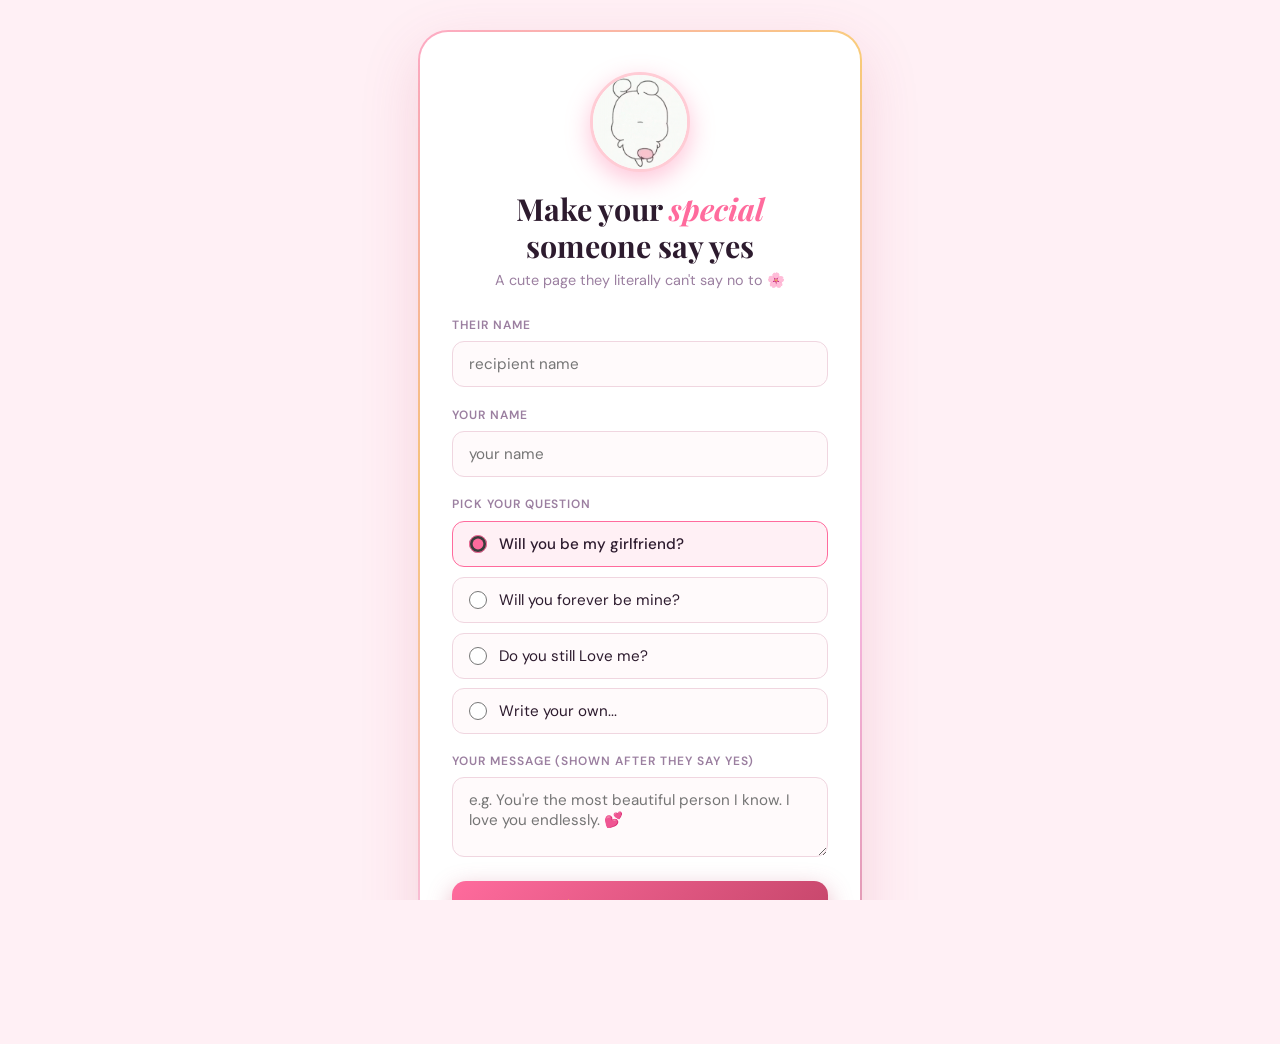
<file: index.html>
<!DOCTYPE html>
<html lang="en">
<head>
  <meta charset="UTF-8">
  <meta name="viewport" content="width=device-width, initial-scale=1.0, maximum-scale=1.0, user-scalable=no">
  <title>Make Your Special Someone Say Yes 💕</title>

  <link href="https://fonts.googleapis.com/css2?family=DM+Sans:wght@400;500;600;700&family=Playfair+Display:ital,wght@0,600;0,700;1,600&display=swap" rel="stylesheet">
  
  <!-- Fixed Razorpay Script -->
  <script src="https://checkout.razorpay.com/v1/checkout.js"></script>

  <style>
    * { margin:0; padding:0; box-sizing:border-box; -webkit-tap-highlight-color:transparent; }
    :root{
      --pink:#ff6b9d;
      --deep:#c44569;
      --light:#fff0f5;
      --white:#ffffff;
      --text:#2d1b2e;
      --muted:#9b7fa0;
    }
    html,body{height:100%;overflow-x:hidden;}
    body{font-family:'DM Sans',sans-serif;background:var(--light);min-height:100vh;}

    .hearts-bg{position:fixed;inset:0;pointer-events:none;z-index:0;overflow:hidden;}
    .hb{position:absolute;animation:floatUp linear infinite;opacity:0;}
    @keyframes floatUp{
      0%{transform:translateY(110vh) rotate(0deg);opacity:0;}
      10%{opacity:.6;}
      90%{opacity:.3;}
      100%{transform:translateY(-10vh) rotate(360deg);opacity:0;}
    }

    #formPage{
      position:relative;z-index:1;min-height:100vh;display:flex;
      align-items:center;justify-content:center;padding:2rem 1rem;
    }
    .form-card{
      background:var(--white);border-radius:28px;
      box-shadow:0 20px 60px rgba(196,69,105,.18);
      padding:2.5rem 2rem;width:100%;max-width:440px;position:relative;
    }
    .form-card::before{
      content:'';
      position:absolute;inset:-2px;border-radius:30px;
      background:linear-gradient(135deg,#ff6b9d,#f8b500,#ff9ff3,#c44569);
      z-index:-1;opacity:.5;
    }
    
    /* Mascot Small Circle Styling */
    .mascot{
      display:flex;
      justify-content:center;
      align-items:center;
      margin:0 auto 1.2rem auto;
      width:100px;
      height:100px;
      border-radius:50%;
      overflow:hidden;
      border:3px solid #ffccd5;
      background:#fff;
      box-shadow:0 8px 24px rgba(255,107,157,.4);
    }
    .mascot img{
      width:100%;
      height:100%;
      object-fit:cover;
      display:block;
    }

    .form-title{
      font-family:'Playfair Display',serif;font-size:1.9rem;line-height:1.2;
      color:var(--text);text-align:center;margin-bottom:.4rem;
    }
    .form-title em{color:var(--pink);font-style:italic;}
    .form-subtitle{text-align:center;color:var(--muted);font-size:.9rem;margin-bottom:1.8rem;}
    .field{margin-bottom:1.2rem;}
    .field label{
      display:block;font-size:.75rem;font-weight:600;letter-spacing:.08em;
      text-transform:uppercase;color:var(--muted);margin-bottom:.5rem;
    }
    .field input,.field textarea,#customQ{
      width:100%;padding:.75rem 1rem;border:1.5px solid #f0d6e0;border-radius:12px;
      font-family:'DM Sans',sans-serif;font-size:.95rem;color:var(--text);
      background:#fffafb;outline:none;transition:border .2s;
    }
    .field input:focus,.field textarea:focus,#customQ:focus{border-color:var(--pink);}
    .field textarea{resize:vertical;min-height:80px;}
    .question-label{
      font-size:.75rem;font-weight:600;letter-spacing:.08em;text-transform:uppercase;
      color:var(--muted);margin-bottom:.6rem;display:block;
    }
    .q-options{display:flex;flex-direction:column;gap:.6rem;margin-bottom:1.2rem;}
    .q-opt{
      display:flex;align-items:center;gap:.75rem;padding:.75rem 1rem;
      border:1.5px solid #f0d6e0;border-radius:12px;cursor:pointer;
      transition:all .2s;background:#fffafb;
    }
    .q-opt:hover{border-color:var(--pink);background:#fff5f8;}
    .q-opt.selected{border-color:var(--pink);background:#fff0f5;font-weight:500;}
    .q-opt input[type=radio]{accent-color:var(--pink);width:18px;height:18px;flex-shrink:0;}
    .q-opt span{font-size:.95rem;color:var(--text);}
    #customQ{margin-top:.5rem;display:none;}
    .preview-btn{
      width:100%;padding:1rem;border:none;border-radius:14px;
      background:linear-gradient(135deg,var(--pink),var(--deep));color:#fff;
      font-family:'DM Sans',sans-serif;font-size:1.05rem;font-weight:600;
      cursor:pointer;transition:transform .2s,box-shadow .2s;
      box-shadow:0 8px 24px rgba(196,69,105,.4);
    }
    .preview-btn:hover{transform:translateY(-2px);box-shadow:0 12px 32px rgba(196,69,105,.5);}
    .preview-btn:active{transform:scale(.98);}

    #expPage{
      display:none;position:fixed;inset:0;z-index:100;
      background:linear-gradient(45deg,#ff6b9d,#c44569,#f8b500,#ff9ff3);
      background-size:400% 400%;animation:gradientShift 15s ease infinite;
      flex-direction:column;overflow:hidden;
    }
    @keyframes gradientShift{
      0%{background-position:0% 50%;}
      50%{background-position:100% 50%;}
      100%{background-position:0% 50%;}
    }
    .prev-hearts-bg{position:absolute;inset:0;overflow:hidden;pointer-events:none;z-index:1;}

    .watermark{
      position:absolute;top:0;left:0;right:0;bottom:0;display:flex;
      align-items:center;justify-content:center;z-index:50;pointer-events:none;opacity:.10;
    }
    .watermark span{
      font-family:'Playfair Display',serif;font-size:clamp(1rem,4vw,2rem);
      color:#fff;transform:rotate(-30deg);white-space:nowrap;
    }

    .top-controls{
      position:absolute;top:16px;left:16px;right:16px;display:flex;
      justify-content:space-between;align-items:center;z-index:60;
    }
    .back-btn-prev,.mute-btn{
      background:rgba(255,255,255,.9);border:none;border-radius:50px;cursor:pointer;
    }
    .back-btn-prev{padding:.45em 1em;font-size:.85rem;font-weight:600;color:var(--deep);}
    .mute-btn{padding:.45em .8em;font-size:.9rem;}

    #expContent{
      position:absolute;inset:0;z-index:10;display:flex;flex-direction:column;
      align-items:center;justify-content:center;padding:5rem 1.5rem 7rem;
      text-align:center;overflow-y:auto;
    }

    .exp-title{
      font-family:'Playfair Display',serif;font-size:clamp(1.7rem,6vw,3rem);
      color:#fff;text-shadow:0 0 30px rgba(255,105,180,.6);
      margin-bottom:1rem;animation:pulse 2s infinite;white-space:pre-line;
    }
    @keyframes pulse{
      0%,100%{transform:scale(1);}
      50%{transform:scale(1.03);}
    }
    .exp-msg{
      font-size:clamp(.9rem,3vw,1.1rem);color:rgba(255,255,255,.9);
      max-width:480px;margin:0 auto 2.5rem;line-height:1.6;
    }
    .btn-row{display:flex;gap:1.5rem;justify-content:center;flex-wrap:wrap;position:relative;}
    .yes-btn{
      padding:.9em 2.5em;font-size:1.15rem;font-weight:600;border:none;border-radius:50px;
      cursor:pointer;background:linear-gradient(45deg,#ff69b4,#ff1493);color:#fff;
      box-shadow:0 10px 30px rgba(255,20,147,.5);transition:all .3s;position:relative;z-index:2;
    }
    .yes-btn:hover,.yes-btn:active{transform:scale(1.08);}
    .no-btn{
      padding:.9em 2.5em;font-size:1.15rem;font-weight:600;border:none;border-radius:50px;
      cursor:pointer;background:rgba(255,255,255,.25);color:#fff;
      border:2px solid rgba(255,255,255,.6);backdrop-filter:blur(4px);
      position:fixed;z-index:200;transition:left .12s,top .12s;
    }

    #sarcasmToast{
      position:fixed;bottom:130px;left:50%;transform:translateX(-50%) translateY(8px);
      background:rgba(255,255,255,.18);backdrop-filter:blur(16px) saturate(1.8);
      -webkit-backdrop-filter:blur(16px) saturate(1.8);color:#fff;padding:.7rem 1.4rem;
      border-radius:50px;font-family:'Playfair Display',serif;font-style:italic;
      font-size:.95rem;font-weight:700;letter-spacing:.01em;
      border:1.5px solid rgba(255,255,255,.35);
      box-shadow:0 8px 32px rgba(196,69,105,.25), inset 0 1px 0 rgba(255,255,255,.3);
      z-index:300;opacity:0;pointer-events:none;transition:opacity .3s ease, transform .3s ease;
      white-space:nowrap;max-width:88vw;text-align:center;text-shadow:0 1px 8px rgba(196,69,105,.4);
    }
    #sarcasmToast.show{opacity:1;transform:translateX(-50%) translateY(0);}

    #celebScreen{display:none;flex-direction:column;align-items:center;width:100%;gap:.9rem;}
    .celeb-title{
      font-family:'Playfair Display',serif;font-size:clamp(1.7rem,5vw,2.8rem);
      color:#fff;text-shadow:0 0 40px rgba(255,255,255,.5);animation:bounce 1s infinite;
    }
    @keyframes bounce{
      0%,20%,50%,80%,100%{transform:translateY(0);}
      40%{transform:translateY(-12px);}
      60%{transform:translateY(-6px);}
    }
    .celeb-msg{
      font-size:clamp(.88rem,2.5vw,1.05rem);color:rgba(255,255,255,.95);
      max-width:480px;line-height:1.6;padding:0 .5rem;
    }

    .gif-box{
      width:min(280px,75vw);height:min(280px,75vw);border-radius:20px;overflow:hidden;
      flex-shrink:0;animation:glow 2s infinite alternate;
    }
    @keyframes glow{
      from{box-shadow:0 20px 50px rgba(255,105,180,.5);}
      to{box-shadow:0 20px 70px rgba(255,20,147,.8);}
    }
    .gif-box img{width:100%;height:100%;object-fit:cover;display:block;}

    .confetti-layer{position:fixed;inset:0;pointer-events:none;z-index:20;}
    .cele-heart{position:absolute;animation:confettiUp linear infinite;}
    @keyframes confettiUp{
      0%{transform:translateY(100vh) rotate(0deg);opacity:1;}
      100%{transform:translateY(-50px) rotate(720deg);opacity:0;}
    }

    #bottomStrip{
      position:absolute;bottom:0;left:0;right:0;z-index:70;
      padding:.9rem 1.2rem max(1rem,env(safe-area-inset-bottom));
      display:flex;flex-direction:column;gap:.7rem;align-items:center;
    }
    .gen-link-btn{
      padding:.65em 1.8em;border:none;border-radius:50px;background:rgba(255,255,255,.92);
      color:var(--deep);font-family:'DM Sans',sans-serif;font-size:.95rem;font-weight:700;
      cursor:pointer;box-shadow:0 4px 16px rgba(0,0,0,.18);transition:all .2s;
      display:inline-flex;align-items:center;gap:.4em;
    }
    .gen-link-btn:hover{background:#fff;transform:translateY(-1px);}

    #linkBox{
      display:none;background:rgba(255,255,255,.97);border-radius:16px;padding:.85rem 1rem;
      text-align:center;width:100%;max-width:360px;
    }
    .link-title{font-weight:700;color:var(--text);font-size:.88rem;margin-bottom:.35rem;}
    .link-url{
      background:#fff5f8;border:1.5px solid #ffd6e7;border-radius:10px;padding:.45rem .75rem;
      font-size:.75rem;color:var(--deep);word-break:break-all;margin:.3rem 0 .6rem;
    }
    .link-btns{display:flex;gap:.5rem;justify-content:center;}
    .copy-link-btn,.wa-btn{
      padding:.5rem 1.1rem;border:none;border-radius:10px;font-weight:600;cursor:pointer;
      font-size:.85rem;flex:1;
    }
    .copy-link-btn{background:var(--pink);color:#fff;}
    .wa-btn{
      background:#25D366;color:#fff;display:flex;align-items:center;justify-content:center;gap:.3em;
    }

    #panelOverlay{
      display:none;position:fixed;inset:0;background:rgba(0,0,0,.5);z-index:190;
    }
    #payPanel{
      display:none;background:#fff;border-radius:20px;padding:1.25rem 1.25rem 1.1rem;
      position:fixed;bottom:max(1.2rem,env(safe-area-inset-bottom));left:50%;
      transform:translateX(-50%);width:calc(100% - 2.4rem);max-width:360px;z-index:200;
      box-shadow:0 8px 40px rgba(196,69,105,.3);animation:slideUp .25s ease;
    }
    @keyframes slideUp{
      from{transform:translateX(-50%) translateY(20px);opacity:0;}
      to{transform:translateX(-50%) translateY(0);opacity:1;}
    }
    .panel-title{
      font-weight:700;color:var(--text);font-size:.95rem;margin-bottom:.85rem;text-align:center;padding-right:1.5rem;
    }
    .panel-close{
      position:absolute;top:.85rem;right:.9rem;background:none;border:none;
      font-size:1.1rem;cursor:pointer;color:var(--muted);line-height:1;
    }
    .pay-row{display:flex;gap:.5rem;align-items:center;margin-bottom:.35rem;}
    .coupon-input{
      flex:1;padding:.6rem .85rem;border:1.5px solid #f0d6e0;border-radius:10px;
      font-family:'DM Sans',sans-serif;font-size:.88rem;color:var(--text);
      background:#fffafb;outline:none;text-transform:uppercase;
    }
    .coupon-input:focus{border-color:var(--pink);}
    .apply-btn{
      padding:.6rem .9rem;background:var(--deep);color:#fff;border:none;border-radius:10px;
      font-weight:600;font-size:.82rem;cursor:pointer;white-space:nowrap;
    }
    .coupon-msg{font-size:.78rem;min-height:1em;margin-bottom:.35rem;}
    .coupon-msg.ok{color:#1a8a4a;}
    .coupon-msg.err{color:#c0392b;}
    .pay-btn{
      width:100%;padding:.85rem;border:none;border-radius:12px;
      background:linear-gradient(135deg,var(--pink),var(--deep));color:#fff;
      font-family:'DM Sans',sans-serif;font-size:.95rem;font-weight:700;cursor:pointer;
      box-shadow:0 5px 16px rgba(196,69,105,.45);
    }

    .burst-heart{
      position:fixed;font-size:28px;z-index:400;animation:burstOut 1.5s ease-out forwards;pointer-events:none;
    }
    @keyframes burstOut{
      0%{transform:translate(0,0) scale(0);opacity:1;}
      100%{transform:translate(var(--tx),var(--ty)) scale(1);opacity:0;}
    }

    @media(max-width:480px){
      .form-card{padding:2rem 1.2rem;}
      .exp-title{font-size:1.55rem;}
      .yes-btn,.no-btn{font-size:1rem;padding:.8em 1.6em;}
      .gif-box{width:min(240px,78vw);height:min(240px,78vw);}
    }
  </style>
</head>
<body>

  <div class="hearts-bg" id="heartsBg"></div>

  <div id="formPage" style="display: flex;">
    <div class="form-card">
      <div class="mascot">
        <img src="img.png" alt="panda heart">
      </div>

      <h1 class="form-title">Make your <em>special</em> someone say yes</h1>
      <p class="form-subtitle">A cute page they literally can't say no to 🌸</p>

      <div class="field">
        <label for="theirName">Their Name</label>
        <input type="text" id="theirName" placeholder="recipient name" maxlength="40">
      </div>

      <div class="field">
        <label for="yourName">Your Name</label>
        <input type="text" id="yourName" placeholder="your name" maxlength="40">
      </div>

      <span class="question-label">Pick Your Question</span>
      <div class="q-options">
        <label class="q-opt selected">
          <input type="radio" name="question" value="Will you be my girlfriend?" checked="">
          <span>Will you be my girlfriend?</span>
        </label>
        <label class="q-opt">
          <input type="radio" name="question" value="Will you forever be mine?">
          <span>Will you forever be mine?</span>
        </label>
        <label class="q-opt">
          <input type="radio" name="question" value="Do you still Love me?">
          <span>Do you still Love me?</span>
        </label>
        <label class="q-opt">
          <input type="radio" name="question" value="custom">
          <span>Write your own...</span>
        </label>
      </div>

      <input type="text" id="customQ" placeholder="Type your question here..." maxlength="80">

      <div class="field" style="margin-top:1.2rem;">
        <label for="yourMsg">Your Message (shown after they say Yes)</label>
        <textarea id="yourMsg" placeholder="e.g. You're the most beautiful person I know. I love you endlessly. 💕"></textarea>
      </div>

      <button class="preview-btn" id="previewBtn">✨ Preview Your Page</button>
      <p style="text-align: center; margin-top: 1.2rem; font-size: 0.82rem; color: var(--muted);">Created with ❤️ by <strong>Aryan</strong> (BCA-A)</p>
    </div>
  </div>

  <div id="expPage" style="display: none;">
    <div class="prev-hearts-bg" id="prevHeartsBg"></div>

    <div class="watermark" id="watermarkEl">
      <span>PREVIEW · Minepage.in · PREVIEW · Minepage.in · PREVIEW</span>
    </div>

    <div class="top-controls">
      <button class="back-btn-prev" id="backBtnPrev" style="display:none;">← Back</button>
      <div style="flex:1"></div>
      <button class="mute-btn" id="muteBtnPrev">🔊</button>
    </div>

    <div id="expContent">
      <div id="questionScreen">
        <h1 class="exp-title" id="expTitle">Will you be my girlfriend?💖</h1>
        <p class="exp-msg" id="expSubMsg">From: Someone 💌</p>
        <div class="btn-row">
          <button class="yes-btn" id="yesBtnExp">Yes 💕</button>
          <button class="no-btn" id="noBtnExp">No 😏</button>
        </div>
      </div>

      <div id="celebScreen">
        <h1 class="celeb-title">Yay! I knew you'd say YES! ❤️</h1>
        <p class="celeb-msg" id="celebMsg">You're the best thing that's ever happened to me. 🌹</p>
        <div class="gif-box">
          <img src="gif1.webp" alt="celebration">
        </div>
        <div class="confetti-layer" id="confettiLayer"></div>
      </div>
    </div>

    <div id="bottomStrip">
      <button class="gen-link-btn" id="generateLinkBtn">💌 Generate Shareable Link</button>
      <div id="linkBox">
        <p class="link-title">🎉 Your link is ready — share it!</p>
        <div class="link-url" id="linkUrl">Minepage.in/...</div>
        <div class="link-btns">
          <button class="copy-link-btn" id="copyLinkBtn">Copy 📋</button>
          <button class="wa-btn" id="waShareBtn">
            <svg width="16" height="16" viewBox="0 0 24 24" fill="currentColor" aria-hidden="true">
              <path d="M17.472 14.382c-.297-.149-1.758-.867-2.03-.967-.273-.099-.471-.148-.67.15-.197.297-.767.966-.94 1.164-.173.199-.347.223-.644.075-.297-.15-1.255-.463-2.39-1.475-.883-.788-1.48-1.761-1.653-2.059-.173-.297-.018-.458.13-.606.134-.133.298-.347.446-.52.149-.174.198-.298.298-.497.099-.198.05-.371-.025-.52-.075-.149-.669-1.612-.916-2.207-.242-.579-.487-.5-.669-.51-.173-.008-.371-.01-.57-.01-.198 0-.52.074-.792.372-.272.297-1.04 1.016-1.04 2.479 0 1.462 1.065 2.875 1.213 3.074.149.198 2.096 3.2 5.077 4.487.709.306 1.262.489 1.694.625.712.227 1.36.195 1.871.118.571-.085 1.758-.719 2.006-1.413.248-.694.248-1.289.173-1.413-.074-.124-.272-.198-.57-.347m-5.421 7.403h-.004a9.87 9.87 0 01-5.031-1.378l-.361-.214-3.741.982.998-3.648-.235-.374a9.86 9.86 0 01-1.51-5.26c.001-5.45 4.436-9.884 9.888-9.884 2.64 0 5.122 1.03 6.988 2.898a9.825 9.825 0 012.893 6.994c-.003 5.45-4.437 9.884-9.885 9.884m8.413-18.297A11.815 11.815 0 0012.05 0C5.495 0 .16 5.335.157 11.892c0 2.096.547 4.142 1.588 5.945L.057 24l6.305-1.654a11.882 11.882 0 005.683 1.448h.005c6.554 0 11.89-5.335 11.893-11.893a11.821 11.821 0 00-3.48-8.413z"></path>
            </svg>
            WhatsApp
          </button>
        </div>
      </div>
    </div>
  </div>

  <div id="sarcasmToast"></div>

  <div id="panelOverlay" style="display: none;"></div>
  <div id="payPanel" style="display: none;">
    <button class="panel-close" id="panelCloseBtn">✕</button>
    <p class="panel-title">💌 Unlock &amp; Share — ₹49</p>
    <div class="pay-row">
      <input type="text" class="coupon-input" id="couponInput" placeholder="Coupon code (optional)" autocapitalize="characters" autocomplete="off" spellcheck="false">
      <button class="apply-btn" id="applyCoupon">Apply</button>
    </div>
    <p class="coupon-msg" id="couponMsg"></p>
    <button class="pay-btn" id="payBtn">Pay ₹49 &amp; Get Link 💕</button>
  </div>

  <audio id="bgMusic" loop="">
    <source src="i wanna.mp3" type="audio/mpeg">
  </audio>

  <script>
    const HEART_EMOJIS = ['❤️','💖','💕','💗','💝','🌸','✨'];
    const SARCASMS = [
      "Come on, just say yes na 🥺",
      "The button ran away because it knows you want to say yes 😭",
      "Try again… it's not gonna bite 😅",
      "Even the button knows you wanna say yes 💀",
      "Bro the No button is literally scared of you 😂",
      "Okay but what if you just… said yes? 👀",
      "Your heart said yes, your finger just slipped 🤭",
      "NO?? In this economy?? 😤",
      "The audacity… but okay… try again bestie",
      "I'll wait. I'm very patient. 😇",
      "Sir/Ma'am this is a yes-only zone 🚫",
      "Error 404: No button not found 😂",
      "That's so funny haha. Now say yes. 🙂",
      "The No button files a restraining order 🏃"
    ];

    const COUPONS = {
      FOREVER:   { discount:49, label:"FREE — it's on us! 💕" },
      YOURS:    { discount:39, label:'RS10 — just ₹10! 🥺 (Limited: Expire 29 Sep)' },
      MINE:      { discount:28, label:'RS21 — ₹28 off' },
      QN:      { discount:48, label:'RS1 — ₹48 off' },
    };

    // YOURS Coupon Expiry Date set to 29 September 2026
    const YOURS_EXPIRY_DATE = new Date('2026-09-29T23:59:59');

    const formPage = document.getElementById('formPage');
    const expPage = document.getElementById('expPage');
    const heartsBg = document.getElementById('heartsBg');
    const prevHeartsBg = document.getElementById('prevHeartsBg');
    const bgMusic = document.getElementById('bgMusic');
    const noBtn = document.getElementById('noBtnExp');
    const sarcasmToast = document.getElementById('sarcasmToast');
    const generateLinkBtn = document.getElementById('generateLinkBtn');
    const linkBox = document.getElementById('linkBox');
    const linkUrl = document.getElementById('linkUrl');
    const watermarkEl = document.getElementById('watermarkEl');
    const backBtnPrev = document.getElementById('backBtnPrev');
    const payPanel = document.getElementById('payPanel');
    const panelOverlay = document.getElementById('panelOverlay');

    let muted = false;
    let sarcasmIdx = 0;
    let sarcasmTimer = null;
    let appliedDiscount = 0;
    let basePrice = 49;
    let isRecipientMode = false;
    let previewHeartInterval = null;

    bgMusic.volume = 0.4;

    function spawnHeart(container){
      if(!container) return;
      const h = document.createElement('div');
      h.className = 'hb';
      h.textContent = HEART_EMOJIS[Math.floor(Math.random() * HEART_EMOJIS.length)];
      h.style.left = Math.random() * 100 + '%';
      h.style.animationDuration = (Math.random() * 5 + 5) + 's';
      h.style.animationDelay = (Math.random() * 3) + 's';
      h.style.fontSize = (Math.random() * 12 + 10) + 'px';
      container.appendChild(h);
      setTimeout(() => h.remove(), 13000);
    }

    setInterval(() => spawnHeart(heartsBg), 500);

    document.querySelectorAll('.q-opt input[type=radio]').forEach(radio => {
      radio.addEventListener('change', () => {
        document.querySelectorAll('.q-opt').forEach(opt => opt.classList.remove('selected'));
        radio.closest('.q-opt').classList.add('selected');
        const customQ = document.getElementById('customQ');
        if (radio.value === 'custom') {
          customQ.style.display = 'block';
          customQ.focus();
        } else {
          customQ.style.display = 'none';
        }
      });
    });

    function showSarcasm(){
      sarcasmToast.textContent = SARCASMS[sarcasmIdx % SARCASMS.length];
      sarcasmIdx++;
      sarcasmToast.classList.add('show');
      clearTimeout(sarcasmTimer);
      sarcasmTimer = setTimeout(() => sarcasmToast.classList.remove('show'), 2600);
    }

    document.addEventListener('click', () => {
      bgMusic.play().catch(() => {});
    }, { once:true });

    document.getElementById('muteBtnPrev').addEventListener('click', () => {
      muted = !muted;
      bgMusic.muted = muted;
      document.getElementById('muteBtnPrev').textContent = muted ? '🔇' : '🔊';
    });

    document.getElementById('couponInput').addEventListener('input', function(){
      const pos = this.selectionStart;
      this.value = this.value.toUpperCase();
      this.setSelectionRange(pos, pos);
    });

    document.getElementById('applyCoupon').addEventListener('click', () => {
      const code = document.getElementById('couponInput').value.trim().toUpperCase();
      const msg = document.getElementById('couponMsg');
      const payBtn = document.getElementById('payBtn');

      // Check if YOURS coupon is expired
      if (code === 'YOURS' && new Date() > YOURS_EXPIRY_DATE) {
        appliedDiscount = 0;
        msg.textContent = '✗ Coupon "YOURS" expired on 29 Sep 2026!';
        msg.className = 'coupon-msg err';
        payBtn.textContent = 'Pay ₹49 & Get Link 💕';
        return;
      }

      if (COUPONS[code]) {
        const c = COUPONS[code];
        appliedDiscount = c.discount;
        const final = Math.max(0, basePrice - appliedDiscount);
        msg.textContent = '✓ ' + c.label;
        msg.className = 'coupon-msg ok';
        payBtn.textContent = final === 0 ? 'Get Free Link 🎉' : `Pay ₹${final} & Get Link 💕`;
      } else if (code === '') {
        appliedDiscount = 0;
        msg.textContent = '';
        msg.className = 'coupon-msg';
        payBtn.textContent = 'Pay ₹49 & Get Link 💕';
      } else {
        appliedDiscount = 0;
        msg.textContent = '✗ Invalid coupon';
        msg.className = 'coupon-msg err';
        payBtn.textContent = 'Pay ₹49 & Get Link 💕';
      }
    });

    function encodePageData(data) {
      const json = JSON.stringify(data);
      const bytes = new TextEncoder().encode(json);
      let binary = '';
      bytes.forEach(b => binary += String.fromCharCode(b));
      const base64 = btoa(binary);
      return base64.replace(/\+/g, '-').replace(/\//g, '_').replace(/=+$/g, '');
    }

    function decodePageData(str) {
      try {
        let base64 = str.replace(/-/g, '+').replace(/_/g, '/');
        while (base64.length % 4) base64 += '=';
        const binary = atob(base64);
        const bytes = Uint8Array.from(binary, ch => ch.charCodeAt(0));
        return JSON.parse(new TextDecoder().decode(bytes));
      } catch (err) {
        return null;
      }
    }

    function getCurrentPageData(){
      const theirName = document.getElementById('theirName').value.trim() || 'Someone Special';
      const fromName = document.getElementById('yourName').value.trim() || 'Someone';
      const selectedQ = document.querySelector('input[name="question"]:checked');
      let question = selectedQ ? selectedQ.value : 'Will you be my girlfriend?';

      if (question === 'custom') {
        question = document.getElementById('customQ').value.trim() || 'Will you be mine?';
      }

      const msg = document.getElementById('yourMsg').value.trim() || "You're the most amazing person I know. I love you endlessly. 💕";

      return { theirName, fromName, question, msg };
    }

    function resetExperienceUI(){
      document.getElementById('questionScreen').style.display = 'block';
      document.getElementById('celebScreen').style.display = 'none';
      document.getElementById('confettiLayer').innerHTML = '';
      linkBox.style.display = 'none';
      document.getElementById('couponMsg').textContent = '';
      document.getElementById('couponMsg').className = 'coupon-msg';
      document.getElementById('couponInput').value = '';
      document.getElementById('payBtn').textContent = 'Pay ₹49 & Get Link 💕';
      appliedDiscount = 0;
      sarcasmIdx = 0;
      noBtn.style.left = '';
      noBtn.style.top = '';
    }

    function launchExperience(data, recipientMode){
      isRecipientMode = !!recipientMode;

      document.getElementById('expTitle').textContent = `${data.question}\n${data.theirName} 💖`;
      document.getElementById('expSubMsg').textContent = `From: ${data.fromName} 💌`;
      document.getElementById('celebMsg').textContent = `${data.msg} ~${data.fromName}`;

      resetExperienceUI();

      watermarkEl.style.display = isRecipientMode ? 'none' : 'flex';
      backBtnPrev.style.display = isRecipientMode ? 'none' : 'block';
      generateLinkBtn.style.display = isRecipientMode ? 'none' : 'inline-flex';

      formPage.style.display = 'none';
      expPage.style.display = 'flex';

      bgMusic.play().catch(() => {});

      prevHeartsBg.innerHTML = '';
      if (previewHeartInterval) clearInterval(previewHeartInterval);
      previewHeartInterval = setInterval(() => spawnHeart(prevHeartsBg), 400);
    }

    function showFormPage(){
      expPage.style.display = 'none';
      formPage.style.display = 'flex';
      closePayPanel();
      bgMusic.pause();
      bgMusic.currentTime = 0;

      if (previewHeartInterval) {
        clearInterval(previewHeartInterval);
        previewHeartInterval = null;
      }
    }

    window.addEventListener('DOMContentLoaded', () => {
      const params = new URLSearchParams(window.location.search);
      const d = params.get('d');

      if (d) {
        const data = decodePageData(d);
        if (data && data.theirName && data.fromName && data.question && data.msg) {
          window._pageData = data;
          launchExperience(data, true);
          return;
        }
      }

      showFormPage();
    });

    document.getElementById('previewBtn').addEventListener('click', () => {
      window._pageData = getCurrentPageData();
      launchExperience(window._pageData, false);
    });

    backBtnPrev.addEventListener('click', () => {
      showFormPage();
    });

    function runNoBtn(){
      const maxX = window.innerWidth - noBtn.offsetWidth - 20;
      const maxY = window.innerHeight - noBtn.offsetHeight - 20;
      noBtn.style.left = Math.max(10, Math.random() * maxX) + 'px';
      noBtn.style.top = Math.max(10, Math.random() * maxY) + 'px';
      showSarcasm();
    }

    noBtn.addEventListener('mouseenter', runNoBtn);
    noBtn.addEventListener('touchstart', e => {
      e.preventDefault();
      runNoBtn();
    }, { passive:false });
    noBtn.addEventListener('click', e => {
      e.preventDefault();
      runNoBtn();
    });

    document.getElementById('yesBtnExp').addEventListener('click', () => {
      document.getElementById('questionScreen').style.display = 'none';
      const celebScreen = document.getElementById('celebScreen');
      celebScreen.style.display = 'flex';
      celebScreen.style.flexDirection = 'column';
      celebScreen.style.alignItems = 'center';
      buildConfetti();
    });

    function buildConfetti(){
      const layer = document.getElementById('confettiLayer');
      layer.innerHTML = '';
      const emojis = ['❤️','💖','🌸','✨','💕','🌟'];

      for (let i = 0; i < 16; i++) {
        const c = document.createElement('div');
        c.className = 'cele-heart';
        c.textContent = emojis[Math.floor(Math.random() * emojis.length)];
        c.style.left = Math.random() * 100 + '%';
        c.style.fontSize = (Math.random() * 14 + 18) + 'px';
        c.style.animationDuration = (Math.random() * 3 + 5) + 's';
        c.style.animationDelay = (Math.random() * 4) + 's';
        layer.appendChild(c);
      }
    }

    function openPayPanel(){
      panelOverlay.style.display = 'block';
      payPanel.style.display = 'block';
    }

    function closePayPanel(){
      panelOverlay.style.display = 'none';
      payPanel.style.display = 'none';
    }

    generateLinkBtn.addEventListener('click', openPayPanel);
    panelOverlay.addEventListener('click', closePayPanel);
    document.getElementById('panelCloseBtn').addEventListener('click', closePayPanel);

    function buildShareLink(data){
      const encoded = encodePageData(data);
      const url = new URL(window.location.href);
      url.search = '';
      url.hash = '';
      url.searchParams.set('d', encoded);
      return url.toString();
    }

    function onPaymentSuccess(paymentId){
      closePayPanel();

      const data = window._pageData || getCurrentPageData();
      const link = buildShareLink(data);

      generateLinkBtn.style.display = 'none';
      linkBox.style.display = 'block';
      linkUrl.textContent = link;

      burstConfetti();
      setTimeout(burstConfetti, 500);

      console.log('Payment success:', paymentId);
    }

    document.getElementById('payBtn').addEventListener('click', async () => {
      const finalAmount = Math.max(0, basePrice - appliedDiscount);

      if (!window._pageData) {
        window._pageData = getCurrentPageData();
      }

      if (finalAmount === 0) {
        onPaymentSuccess('FREE_' + Date.now());
        return;
      }

      const fromName = window._pageData.fromName || 'Someone';
      const theirNameVal = window._pageData.theirName || 'Someone';

      const options = {
        key: 'rzp_live_TaMwHiIKr3NFWm',
        amount: finalAmount * 100,
        currency: 'INR',
        name: 'Minepage.in',
        description: 'Love Page for ' + theirNameVal,
        image: 'https://media.tenor.com/WgMTMBNaEEoAAAAi/panda-heart.gif',
        handler: function (response) {
          onPaymentSuccess(response.razorpay_payment_id);
        },
        prefill: {
          name: fromName,
          email: '',
          contact: ''
        },
        theme: { color: '#ff6b9d' },
        modal: {
          ondismiss: function () {}
        }
      };

      try {
        const rzp = new Razorpay(options);
        rzp.on('payment.failed', function (response) {
          console.warn('Payment failed:', response.error);
        });
        rzp.open();
      } catch (err) {
        alert("Razorpay load hone me issue aaya. Internet connection check karke reload karein.");
      }
    });

    function burstConfetti(){
      const emojis = ['❤️','💖','✨','🌟','💕','🎉','🌸'];
      const cx = window.innerWidth / 2;
      const cy = window.innerHeight / 2;

      for(let i = 0; i < 12; i++){
        const b = document.createElement('div');
        b.className = 'burst-heart';
        b.textContent = emojis[Math.floor(Math.random() * emojis.length)];
        const angle = Math.random() * Math.PI * 2;
        const dist = 80 + Math.random() * 140;
        b.style.setProperty('--tx', Math.cos(angle) * dist + 'px');
        b.style.setProperty('--ty', Math.sin(angle) * dist + 'px');
        b.style.left = cx + 'px';
        b.style.top = cy + 'px';
        b.style.fontSize = (Math.random() * 14 + 20) + 'px';
        document.body.appendChild(b);
        setTimeout(() => b.remove(), 1600);
      }
    }

    document.getElementById('waShareBtn').addEventListener('click', () => {
      const url = linkUrl.textContent.trim();
      const theirName = (window._pageData && window._pageData.theirName) || 'someone special';
      const text = `Hey ${theirName}, I made something just for you 💕\n${url}`;
      window.open('https://wa.me/?text=' + encodeURIComponent(text), '_blank');
    });

    document.getElementById('copyLinkBtn').addEventListener('click', async () => {
      const url = linkUrl.textContent.trim();
      const btn = document.getElementById('copyLinkBtn');

      try {
        await navigator.clipboard.writeText(url);
        btn.textContent = 'Copied! ✓';
      } catch {
        const ta = document.createElement('textarea');
        ta.value = url;
        document.body.appendChild(ta);
        ta.select();
        document.execCommand('copy');
        document.body.removeChild(ta);
        btn.textContent = 'Copied! ✓';
      }

      setTimeout(() => {
        btn.textContent = 'Copy 📋';
      }, 2000);
    });
  </script>
</body>
</html>
</file>
